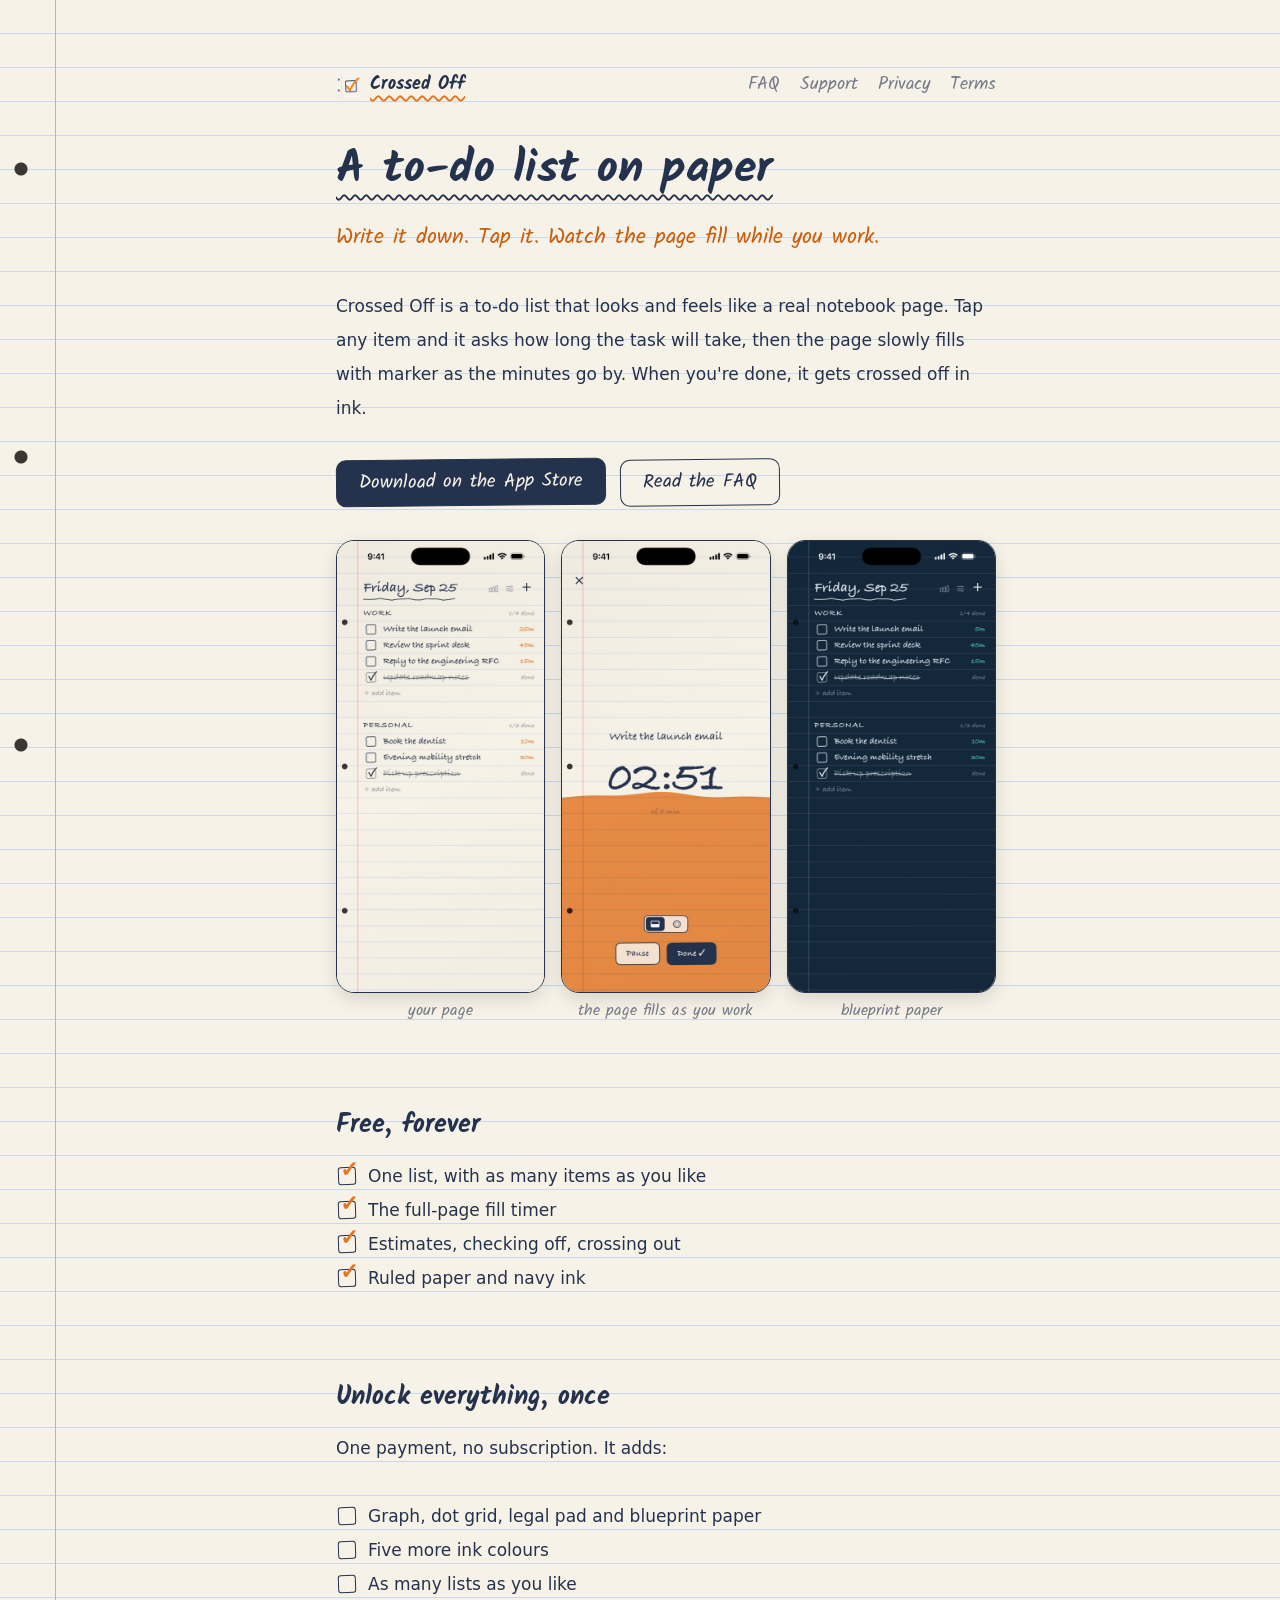
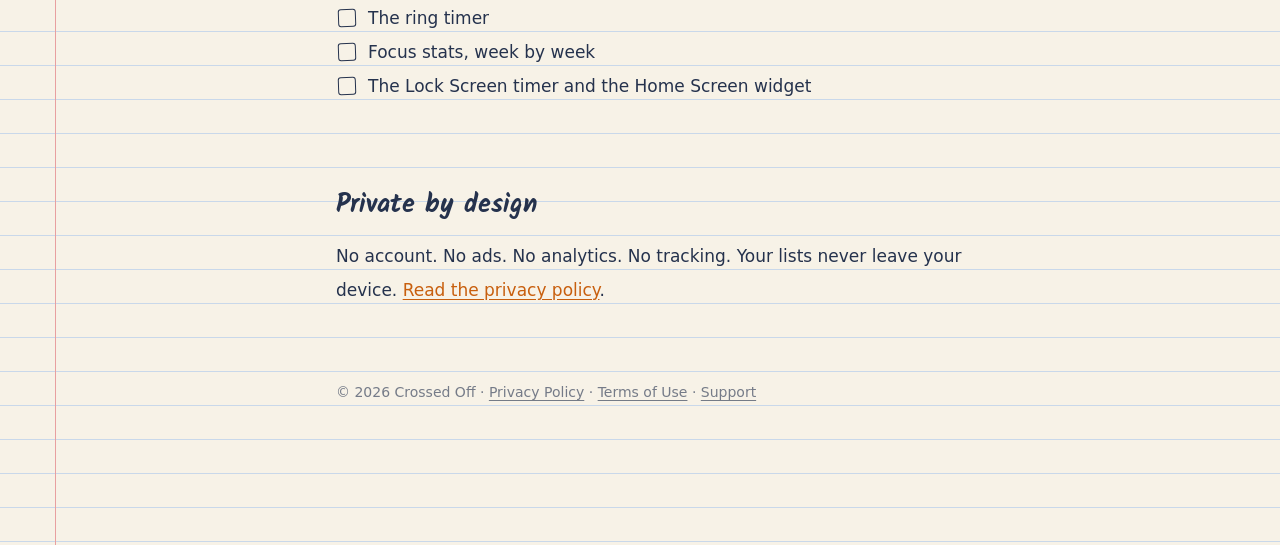
<file: index.html>
<!doctype html>
<html lang="en">
<head>
  <meta charset="utf-8">
  <meta name="viewport" content="width=device-width, initial-scale=1">
  <title>Crossed Off</title>
  <meta name="description" content="A to-do list written on paper, with a focus timer that fills the page as you work. One list free forever, one payment to unlock everything.">
  <meta name="color-scheme" content="light dark">
  <link rel="icon" href="assets/icon.png">
  <link rel="apple-touch-icon" href="assets/icon.png">
  <link rel="preconnect" href="https://fonts.googleapis.com">
  <link rel="preconnect" href="https://fonts.gstatic.com" crossorigin>
  <link href="https://fonts.googleapis.com/css2?family=Kalam:wght@400;700&display=swap" rel="stylesheet">
  <link rel="stylesheet" href="style.css">
</head>
<body>
  <main class="page">
    <nav class="top" aria-label="Site">
      <a class="brand" href="./" aria-current="page"><img src="assets/icon.png" alt="">Crossed Off</a>
      <a href="faq.html">FAQ</a>
      <a href="support.html">Support</a>
      <a href="privacy.html">Privacy</a>
      <a href="terms.html">Terms</a>
    </nav>

    <h1>A to-do list on paper</h1>
    <p class="lede">Write it down. Tap it. Watch the page fill while you work.</p>

    <p>Crossed Off is a to-do list that looks and feels like a real notebook page. Tap any item and it asks how long the task will take, then the page slowly fills with marker as the minutes go by. When you're done, it gets crossed off in ink.</p>

    <div class="actions">
      <a class="btn" href="https://apps.apple.com/app/idYOUR_APP_ID">Download on the App Store</a>
      <a class="btn ghost" href="faq.html">Read the FAQ</a>
    </div>

    <div class="shots">
      <figure><img src="assets/01-your-page.jpg" alt="A ruled notebook page with a Work list and a Personal list, some items crossed off" width="506" height="1100" loading="lazy"><figcaption>your page</figcaption></figure>
      <figure><img src="assets/02-fill-timer.jpg" alt="A focus timer at 2 minutes 51 seconds with orange marker filling the bottom half of the page" width="506" height="1100" loading="lazy"><figcaption>the page fills as you work</figcaption></figure>
      <figure><img src="assets/06-blueprint-paper.jpg" alt="The same list on dark blue blueprint paper with chalk-white ink" width="506" height="1100" loading="lazy"><figcaption>blueprint paper</figcaption></figure>
    </div>

    <h2>Free, forever</h2>
    <ul class="checks">
      <li class="done">One list, with as many items as you like</li>
      <li class="done">The full-page fill timer</li>
      <li class="done">Estimates, checking off, crossing out</li>
      <li class="done">Ruled paper and navy ink</li>
    </ul>

    <h2>Unlock everything, once</h2>
    <p>One payment, no subscription. It adds:</p>
    <ul class="checks">
      <li>Graph, dot grid, legal pad and blueprint paper</li>
      <li>Five more ink colours</li>
      <li>As many lists as you like</li>
      <li>The ring timer</li>
      <li>Focus stats, week by week</li>
      <li>The Lock Screen timer and the Home Screen widget</li>
    </ul>

    <h2>Private by design</h2>
    <p>No account. No ads. No analytics. No tracking. Your lists never leave your device. <a href="privacy.html">Read the privacy policy</a>.</p>

    <footer>
      <p>© 2026 Crossed Off · <a href="privacy.html">Privacy Policy</a> · <a href="terms.html">Terms of Use</a> · <a href="support.html">Support</a></p>
    </footer>
  </main>
</body>
</html>
</file>
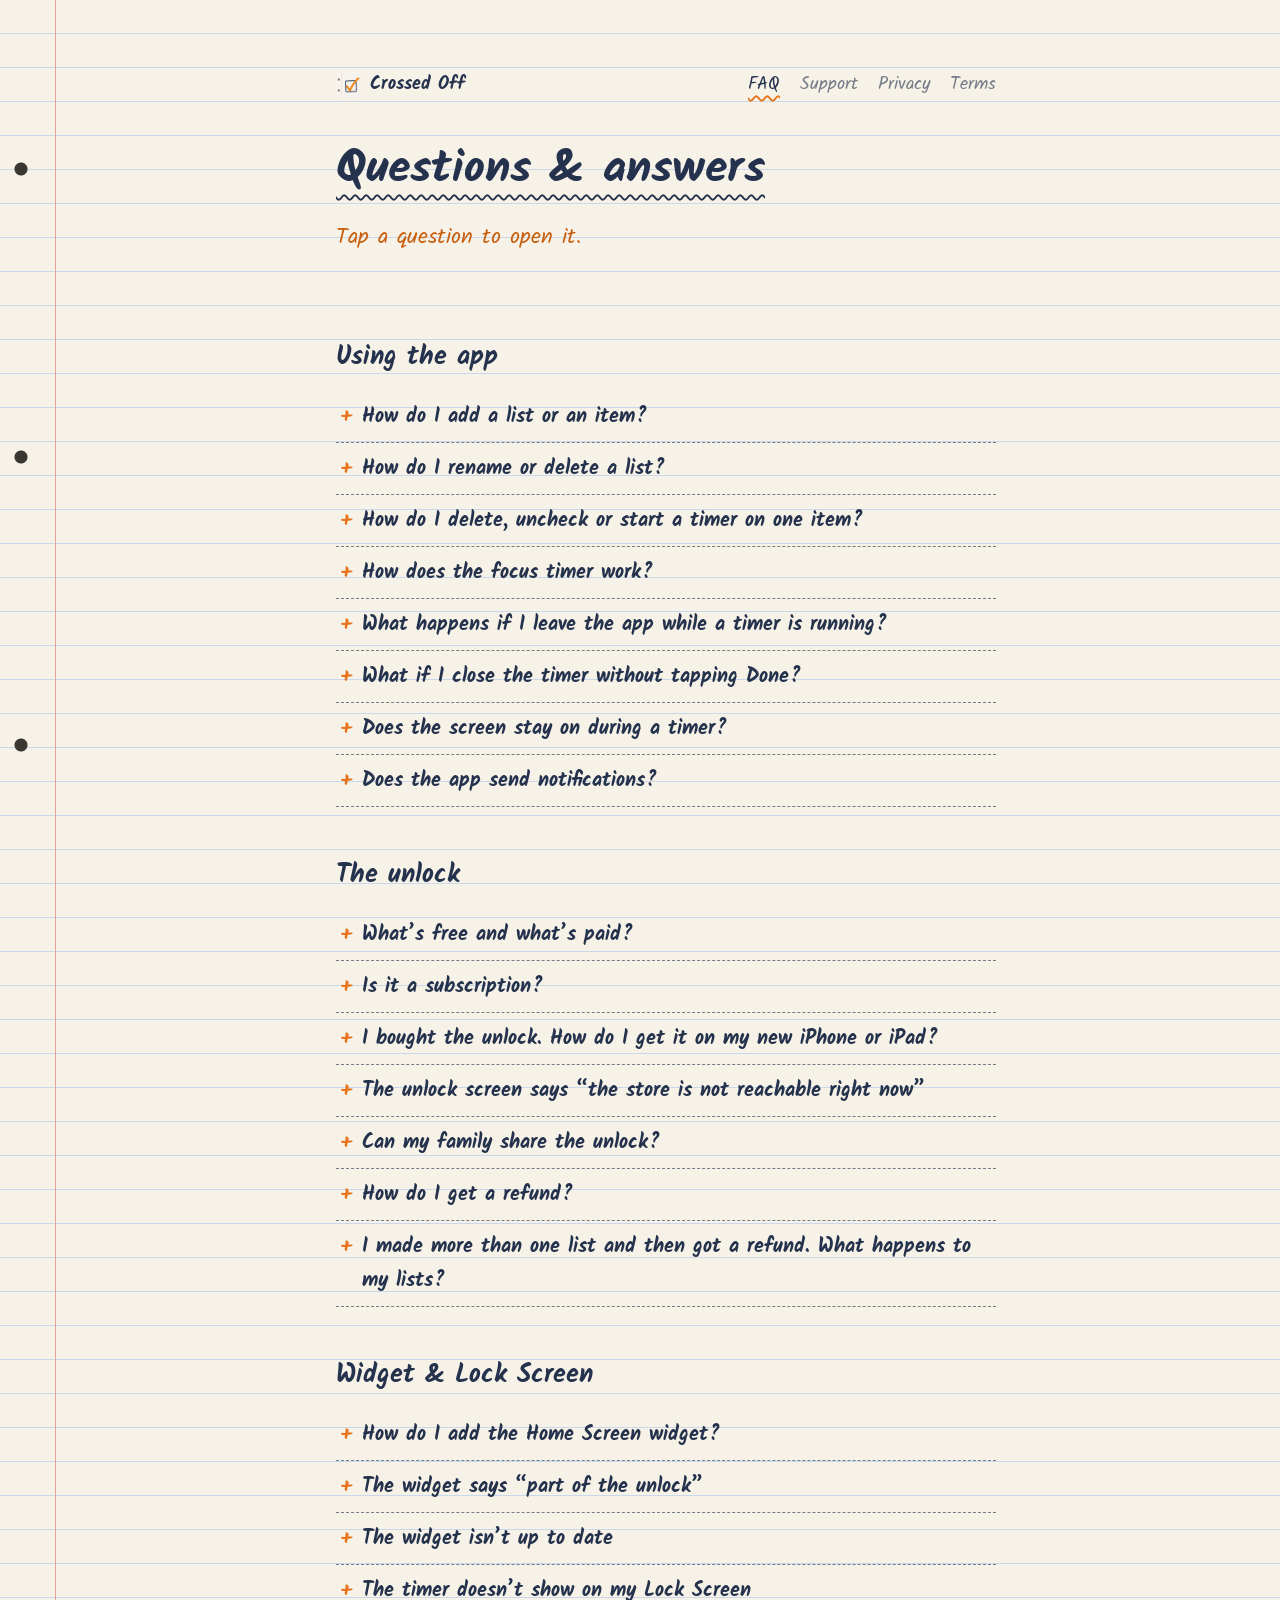
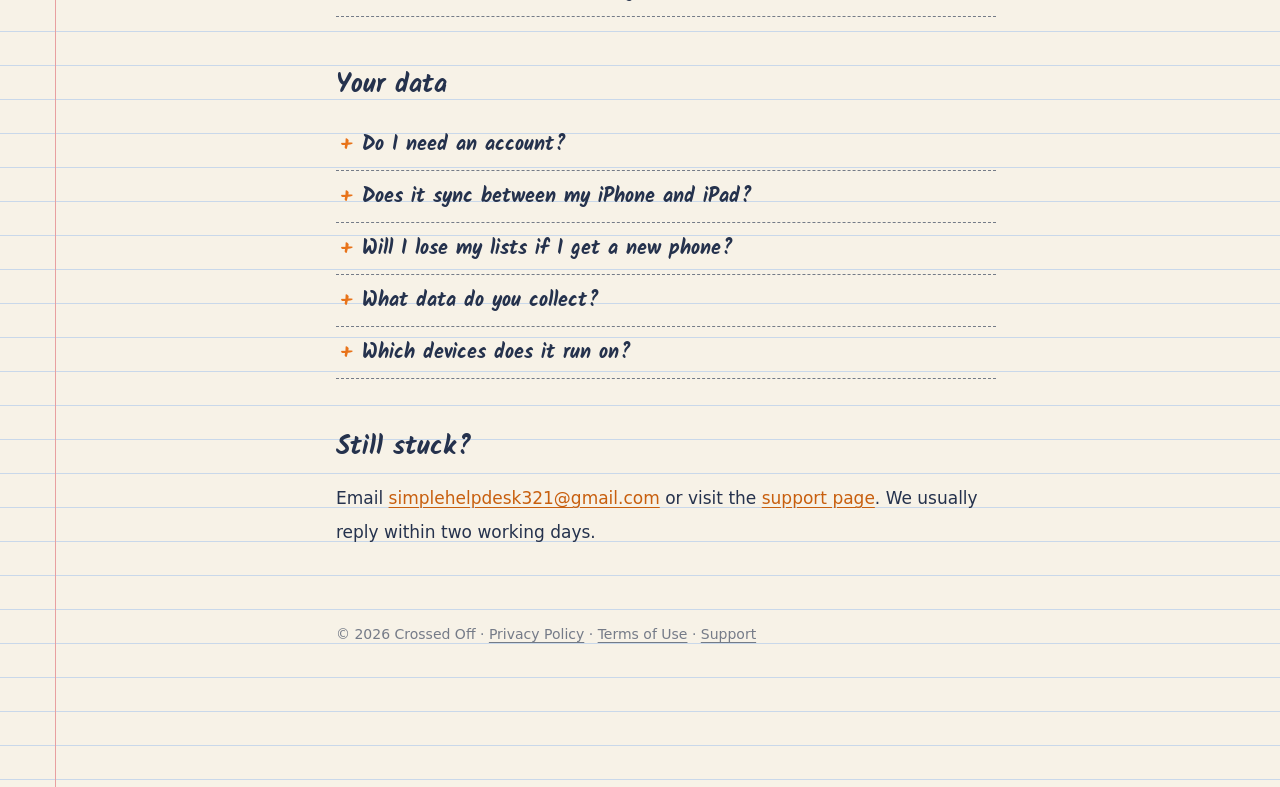
<file: faq.html>
<!doctype html>
<html lang="en">
<head>
  <meta charset="utf-8">
  <meta name="viewport" content="width=device-width, initial-scale=1">
  <title>FAQ · Crossed Off</title>
  <meta name="description" content="Answers to common questions about Crossed Off: the focus timer, lists, the one-time unlock, restoring purchases, the widget and your data.">
  <meta name="color-scheme" content="light dark">
  <link rel="icon" href="assets/icon.png">
  <link rel="preconnect" href="https://fonts.googleapis.com">
  <link rel="preconnect" href="https://fonts.gstatic.com" crossorigin>
  <link href="https://fonts.googleapis.com/css2?family=Kalam:wght@400;700&display=swap" rel="stylesheet">
  <link rel="stylesheet" href="style.css">
</head>
<body>
  <main class="page">
    <nav class="top" aria-label="Site">
      <a class="brand" href="./"><img src="assets/icon.png" alt="">Crossed Off</a>
      <a href="faq.html" aria-current="page">FAQ</a>
      <a href="support.html">Support</a>
      <a href="privacy.html">Privacy</a>
      <a href="terms.html">Terms</a>
    </nav>

    <h1>Questions &amp; answers</h1>
    <p class="lede">Tap a question to open it.</p>

    <h2>Using the app</h2>

    <details>
      <summary>How do I add a list or an item?</summary>
      <div>
        <p>Tap <strong>+</strong> in the top right corner to start a new list and give it a name. To add an item, tap <strong>+ add item</strong> under the list, type, and press Done.</p>
      </div>
    </details>

    <details>
      <summary>How do I rename or delete a list?</summary>
      <div>
        <p>Long-press the list’s name (for example <em>WORK</em>). You’ll get <strong>Rename</strong>, <strong>Uncheck all</strong> and <strong>Delete list</strong>. Deleting a list also deletes the items in it.</p>
      </div>
    </details>

    <details>
      <summary>How do I delete, uncheck or start a timer on one item?</summary>
      <div>
        <p>Long-press the item. You’ll see <strong>Start focus</strong> (or <strong>Uncheck</strong> if it’s already done) and <strong>Delete</strong>. Tapping the little box on the left checks or unchecks an item straight away.</p>
      </div>
    </details>

    <details>
      <summary>How does the focus timer work?</summary>
      <div>
        <p>Tap an item that isn’t done yet. The app asks <em>“How long will this take?”</em>. Pick a time (from 1 to 180 minutes) and tap <strong>Start</strong>. The page slowly fills with marker from the bottom as time passes. Tap <strong>Pause</strong> any time, or <strong>Done ✓</strong> to finish and cross the item off.</p>
        <p>Your estimate is remembered and shown next to the item, so next time the timer starts from it.</p>
      </div>
    </details>

    <details>
      <summary>What happens if I leave the app while a timer is running?</summary>
      <div>
        <p>The timer keeps accurate time. It’s based on the clock, not on the app staying open. When you come back, it shows the right amount of time left. With the unlock, the countdown also stays on your Lock Screen and in the Dynamic Island.</p>
      </div>
    </details>

    <details>
      <summary>What if I close the timer without tapping Done?</summary>
      <div>
        <p>Tap <strong>×</strong> to stop without finishing. The item stays open on your list. If you focused for more than about 20 seconds, the time still counts towards your weekly stats.</p>
      </div>
    </details>

    <details>
      <summary>Does the screen stay on during a timer?</summary>
      <div>
        <p>Yes. While the timer screen is open, the app keeps your screen from dimming and locking. It goes back to normal when you close the timer.</p>
      </div>
    </details>

    <details>
      <summary>Does the app send notifications?</summary>
      <div>
        <p>No. The app doesn’t ask for notification permission. When the timer runs out you’ll feel a light haptic if the app is open, and the Lock Screen timer shows the countdown if you’ve left the app.</p>
      </div>
    </details>

    <h2>The unlock</h2>

    <details>
      <summary>What’s free and what’s paid?</summary>
      <div>
        <p><strong>Free forever:</strong> one list with as many items as you like, the fill timer, estimates, checking off and crossing out, and ruled paper with navy ink.</p>
        <p><strong>Unlock Everything</strong> adds graph, dot grid, legal pad and blueprint paper, five more ink colours, unlimited lists, the ring timer, weekly focus stats, and the Lock Screen timer and Home Screen widget.</p>
      </div>
    </details>

    <details>
      <summary>Is it a subscription?</summary>
      <div>
        <p>No. It’s a single payment. You’ll never be charged again for it.</p>
      </div>
    </details>

    <details>
      <summary>I bought the unlock. How do I get it on my new iPhone or iPad?</summary>
      <div>
        <p>Make sure you’re signed in to the App Store with the same Apple ID you bought it with. Open Crossed Off, tap the <strong>sliders</strong> icon at the top, then tap <strong>restore a previous purchase</strong>. You can also find the restore button at the bottom of the unlock screen.</p>
      </div>
    </details>

    <details>
      <summary>The unlock screen says “the store is not reachable right now”</summary>
      <div>
        <p>The app couldn’t reach the App Store. Check that you’re online, that you’re signed in to the App Store, and that in-app purchases are allowed under Settings › Screen Time › Content &amp; Privacy Restrictions. Then close and reopen the app.</p>
      </div>
    </details>

    <details>
      <summary>Can my family share the unlock?</summary>
      <div>
        <p>Not at the moment. Family Sharing isn’t turned on for this purchase, so each Apple ID needs its own unlock.</p>
      </div>
    </details>

    <details>
      <summary>How do I get a refund?</summary>
      <div>
        <p>All payments go through Apple, so refunds do too. Visit <a href="https://reportaproblem.apple.com">reportaproblem.apple.com</a>, sign in, and pick the purchase. If the refund is approved, the paid papers, inks and features lock again and the app goes back to the free page. Your lists stay put.</p>
      </div>
    </details>

    <details>
      <summary>I made more than one list and then got a refund. What happens to my lists?</summary>
      <div>
        <p>Nothing is deleted. All your lists stay on the page. You just can’t add another one until you unlock again.</p>
      </div>
    </details>

    <h2>Widget &amp; Lock Screen</h2>

    <details>
      <summary>How do I add the Home Screen widget?</summary>
      <div>
        <p>Touch and hold an empty spot on your Home Screen until the icons jiggle, tap <strong>Edit</strong> › <strong>Add Widget</strong>, search for <strong>Crossed Off</strong>, and pick the small, medium or large <em>Today’s page</em> widget. It shows the items you haven’t finished yet.</p>
      </div>
    </details>

    <details>
      <summary>The widget says “part of the unlock”</summary>
      <div>
        <p>The Home Screen widget and the Lock Screen timer come with <strong>Unlock Everything</strong>. Open Crossed Off and unlock, or tap <strong>restore a previous purchase</strong> if you've already bought it. The widget updates as soon as you leave the app.</p>
      </div>
    </details>

    <details>
      <summary>The widget isn’t up to date</summary>
      <div>
        <p>The widget refreshes when you leave the app and about once an hour. Open Crossed Off and go back to the Home Screen to refresh it. The widget always uses ruled paper, whichever paper you pick in the app.</p>
      </div>
    </details>

    <details>
      <summary>The timer doesn’t show on my Lock Screen</summary>
      <div>
        <p>The Lock Screen timer is part of the unlock, so check that first. If you've unlocked, Live Activities might be off. Go to Settings › Crossed Off and turn on <strong>Live Activities</strong>, then start a new timer. The Dynamic Island version needs an iPhone that has one.</p>
      </div>
    </details>

    <h2>Your data</h2>

    <details>
      <summary>Do I need an account?</summary>
      <div>
        <p>No. There’s no sign-up and no login. Open the app and start writing.</p>
      </div>
    </details>

    <details>
      <summary>Does it sync between my iPhone and iPad?</summary>
      <div>
        <p>Not yet. Your lists are stored only on the device you write them on. The unlock works on all your devices, but each device keeps its own page.</p>
      </div>
    </details>

    <details>
      <summary>Will I lose my lists if I get a new phone?</summary>
      <div>
        <p>If you move to a new iPhone using an iCloud Backup, a computer backup, or Quick Start, your lists come across with everything else. If you delete the app or set up the new phone without restoring a backup, they’re gone. We don’t keep a copy anywhere.</p>
      </div>
    </details>

    <details>
      <summary>What data do you collect?</summary>
      <div>
        <p>None. No analytics, no ads, no tracking, no account. The full details are in the <a href="privacy.html">Privacy Policy</a>.</p>
      </div>
    </details>

    <details>
      <summary>Which devices does it run on?</summary>
      <div>
        <p>iPhone and iPad running iOS or iPadOS 26.2 or later.</p>
      </div>
    </details>

    <h2>Still stuck?</h2>
    <p>Email <a href="mailto:simplehelpdesk321@gmail.com">simplehelpdesk321@gmail.com</a> or visit the <a href="support.html">support page</a>. We usually reply within two working days.</p>

    <footer>
      <p>© 2026 Crossed Off · <a href="privacy.html">Privacy Policy</a> · <a href="terms.html">Terms of Use</a> · <a href="support.html">Support</a></p>
    </footer>
  </main>
</body>
</html>
</file>
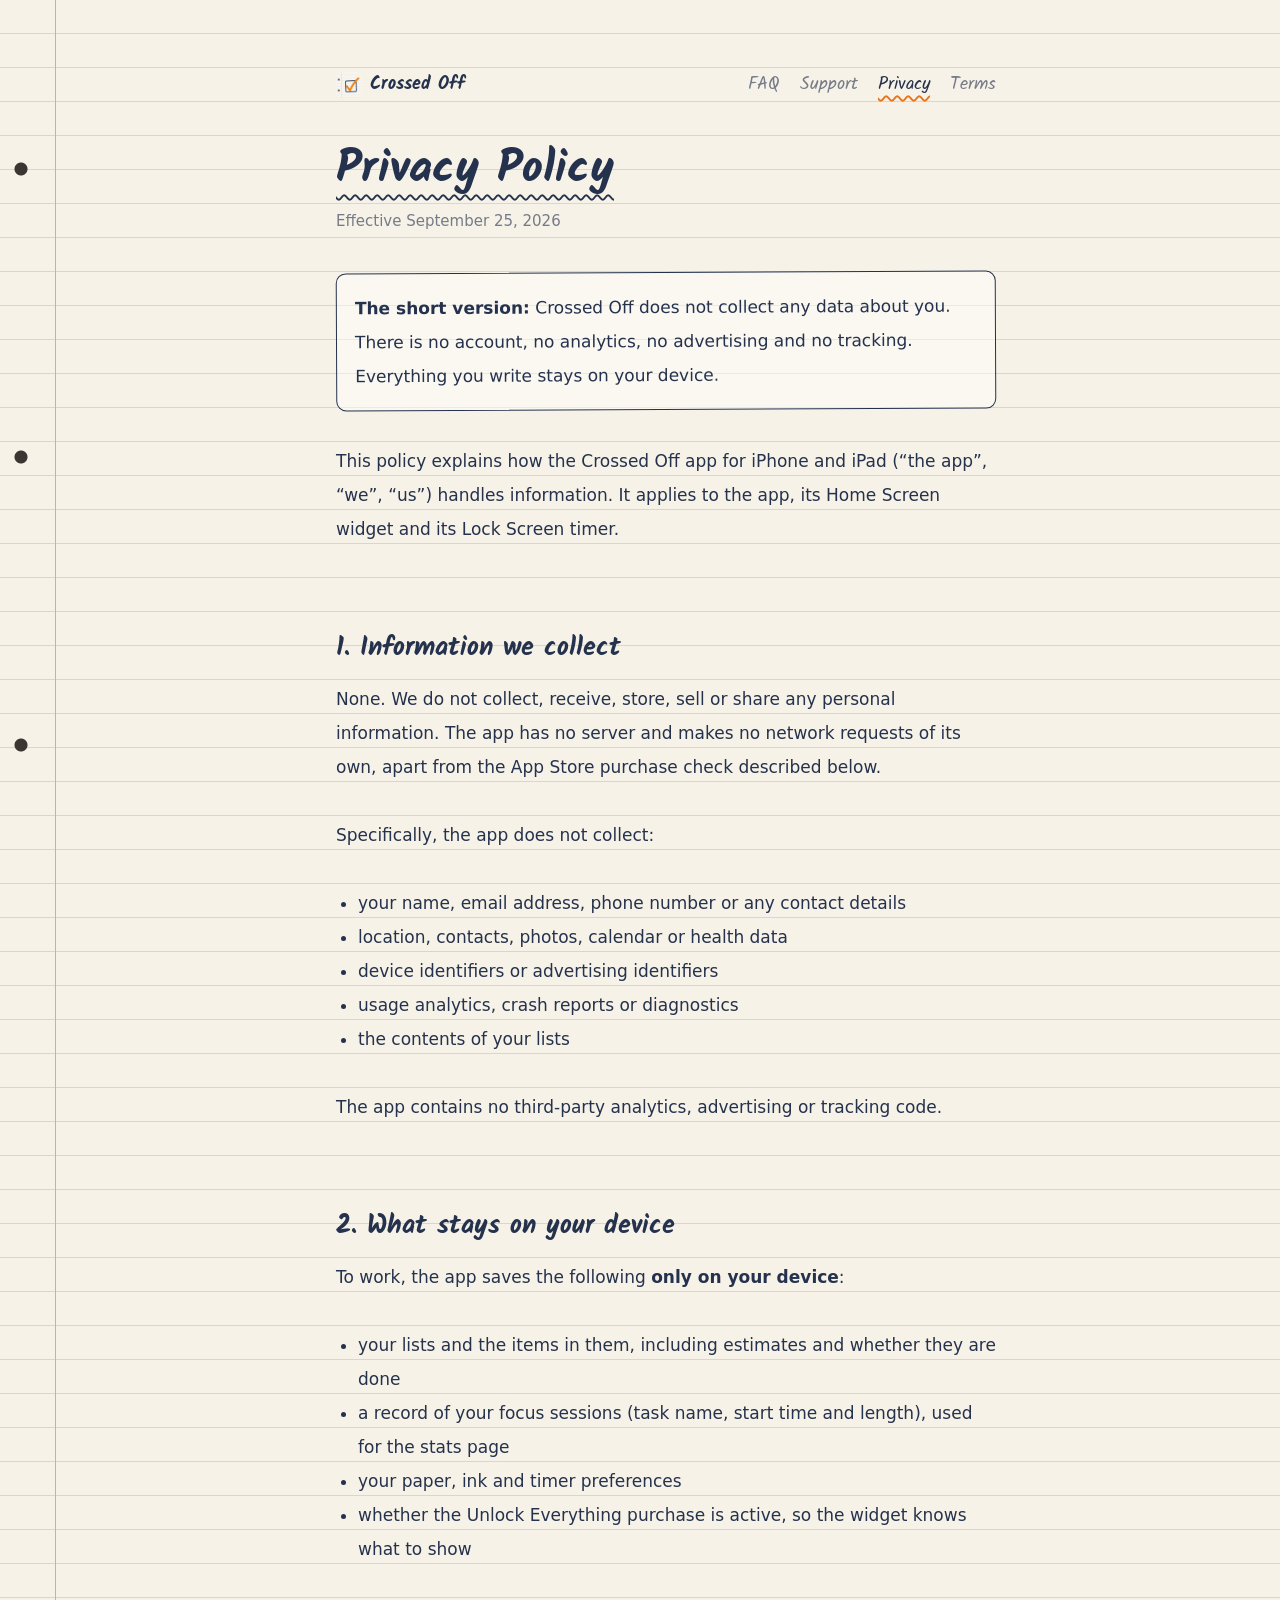
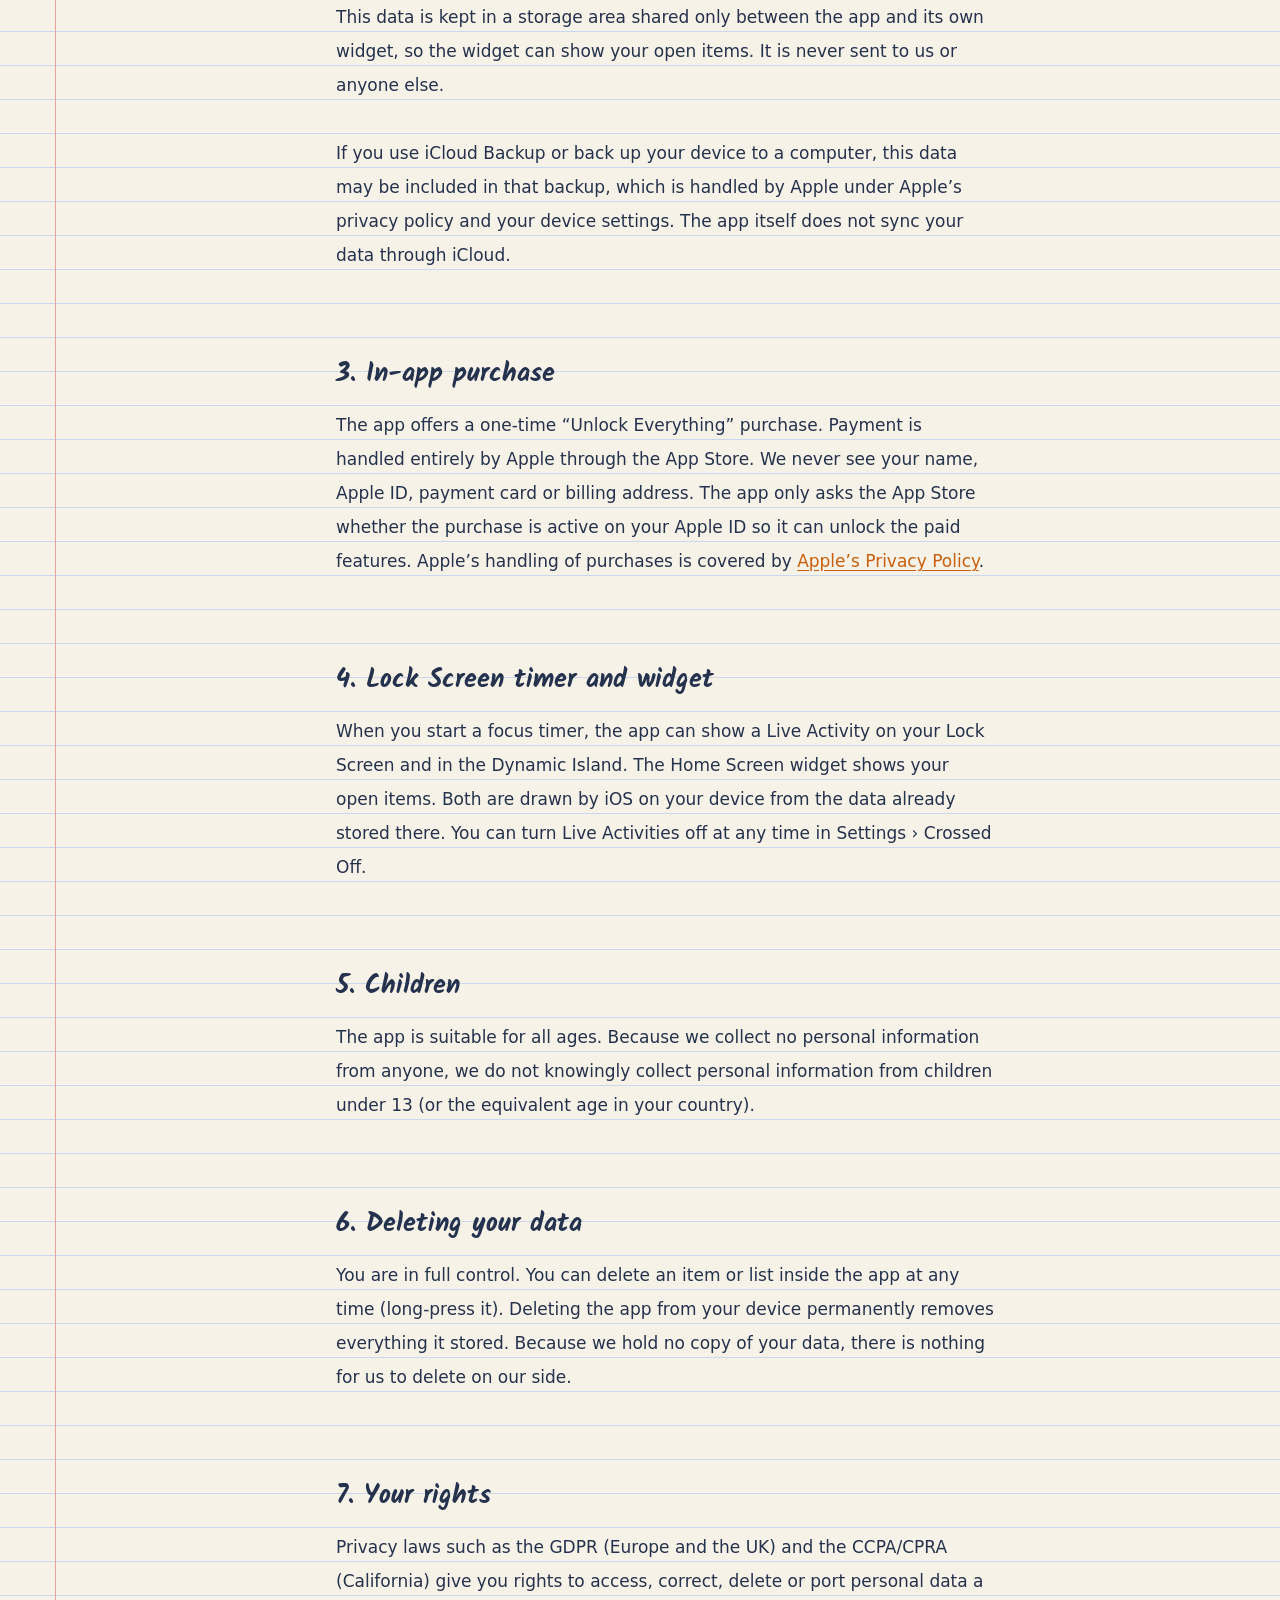
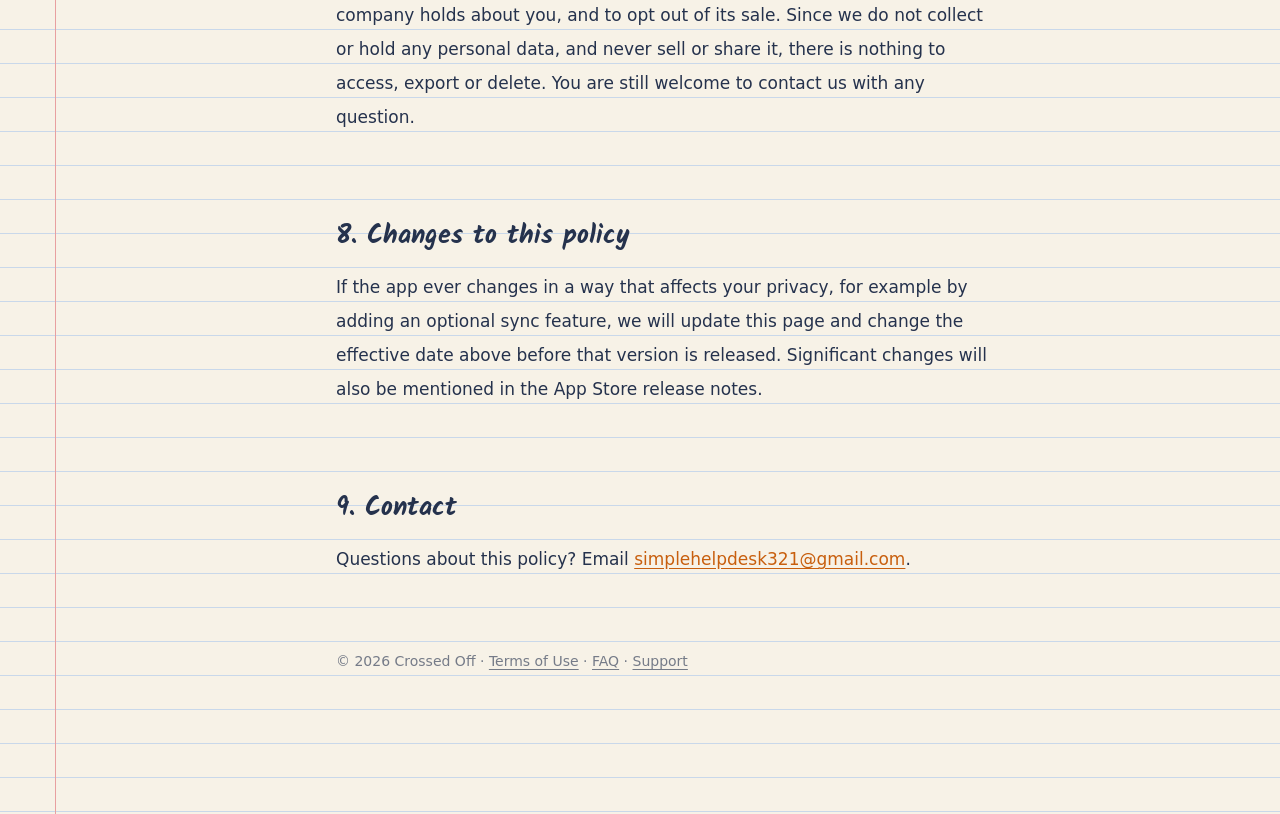
<file: privacy.html>
<!doctype html>
<html lang="en">
<head>
  <meta charset="utf-8">
  <meta name="viewport" content="width=device-width, initial-scale=1">
  <title>Privacy Policy · Crossed Off</title>
  <meta name="description" content="Crossed Off does not collect, store or share any personal data. Everything you write stays on your device.">
  <meta name="color-scheme" content="light dark">
  <link rel="icon" href="assets/icon.png">
  <link rel="preconnect" href="https://fonts.googleapis.com">
  <link rel="preconnect" href="https://fonts.gstatic.com" crossorigin>
  <link href="https://fonts.googleapis.com/css2?family=Kalam:wght@400;700&display=swap" rel="stylesheet">
  <link rel="stylesheet" href="style.css">
</head>
<body>
  <main class="page">
    <nav class="top" aria-label="Site">
      <a class="brand" href="./"><img src="assets/icon.png" alt="">Crossed Off</a>
      <a href="faq.html">FAQ</a>
      <a href="support.html">Support</a>
      <a href="privacy.html" aria-current="page">Privacy</a>
      <a href="terms.html">Terms</a>
    </nav>

    <h1>Privacy Policy</h1>
    <p class="meta">Effective September 25, 2026</p>

    <div class="note">
      <p><strong>The short version:</strong> Crossed Off does not collect any data about you. There is no account, no analytics, no advertising and no tracking. Everything you write stays on your device.</p>
    </div>

    <p>This policy explains how the Crossed Off app for iPhone and iPad (“the app”, “we”, “us”) handles information. It applies to the app, its Home Screen widget and its Lock Screen timer.</p>

    <h2>1. Information we collect</h2>
    <p>None. We do not collect, receive, store, sell or share any personal information. The app has no server and makes no network requests of its own, apart from the App Store purchase check described below.</p>
    <p>Specifically, the app does not collect:</p>
    <ul>
      <li>your name, email address, phone number or any contact details</li>
      <li>location, contacts, photos, calendar or health data</li>
      <li>device identifiers or advertising identifiers</li>
      <li>usage analytics, crash reports or diagnostics</li>
      <li>the contents of your lists</li>
    </ul>
    <p>The app contains no third-party analytics, advertising or tracking code.</p>

    <h2>2. What stays on your device</h2>
    <p>To work, the app saves the following <strong>only on your device</strong>:</p>
    <ul>
      <li>your lists and the items in them, including estimates and whether they are done</li>
      <li>a record of your focus sessions (task name, start time and length), used for the stats page</li>
      <li>your paper, ink and timer preferences</li>
      <li>whether the Unlock Everything purchase is active, so the widget knows what to show</li>
    </ul>
    <p>This data is kept in a storage area shared only between the app and its own widget, so the widget can show your open items. It is never sent to us or anyone else.</p>
    <p>If you use iCloud Backup or back up your device to a computer, this data may be included in that backup, which is handled by Apple under Apple’s privacy policy and your device settings. The app itself does not sync your data through iCloud.</p>

    <h2>3. In-app purchase</h2>
    <p>The app offers a one-time “Unlock Everything” purchase. Payment is handled entirely by Apple through the App Store. We never see your name, Apple ID, payment card or billing address. The app only asks the App Store whether the purchase is active on your Apple ID so it can unlock the paid features. Apple’s handling of purchases is covered by <a href="https://www.apple.com/legal/privacy/">Apple’s Privacy Policy</a>.</p>

    <h2>4. Lock Screen timer and widget</h2>
    <p>When you start a focus timer, the app can show a Live Activity on your Lock Screen and in the Dynamic Island. The Home Screen widget shows your open items. Both are drawn by iOS on your device from the data already stored there. You can turn Live Activities off at any time in Settings › Crossed Off.</p>

    <h2>5. Children</h2>
    <p>The app is suitable for all ages. Because we collect no personal information from anyone, we do not knowingly collect personal information from children under 13 (or the equivalent age in your country).</p>

    <h2>6. Deleting your data</h2>
    <p>You are in full control. You can delete an item or list inside the app at any time (long-press it). Deleting the app from your device permanently removes everything it stored. Because we hold no copy of your data, there is nothing for us to delete on our side.</p>

    <h2>7. Your rights</h2>
    <p>Privacy laws such as the GDPR (Europe and the UK) and the CCPA/CPRA (California) give you rights to access, correct, delete or port personal data a company holds about you, and to opt out of its sale. Since we do not collect or hold any personal data, and never sell or share it, there is nothing to access, export or delete. You are still welcome to contact us with any question.</p>

    <h2>8. Changes to this policy</h2>
    <p>If the app ever changes in a way that affects your privacy, for example by adding an optional sync feature, we will update this page and change the effective date above before that version is released. Significant changes will also be mentioned in the App Store release notes.</p>

    <h2>9. Contact</h2>
    <p>Questions about this policy? Email <a href="mailto:simplehelpdesk321@gmail.com">simplehelpdesk321@gmail.com</a>.</p>

    <footer>
      <p>© 2026 Crossed Off · <a href="terms.html">Terms of Use</a> · <a href="faq.html">FAQ</a> · <a href="support.html">Support</a></p>
    </footer>
  </main>
</body>
</html>
</file>
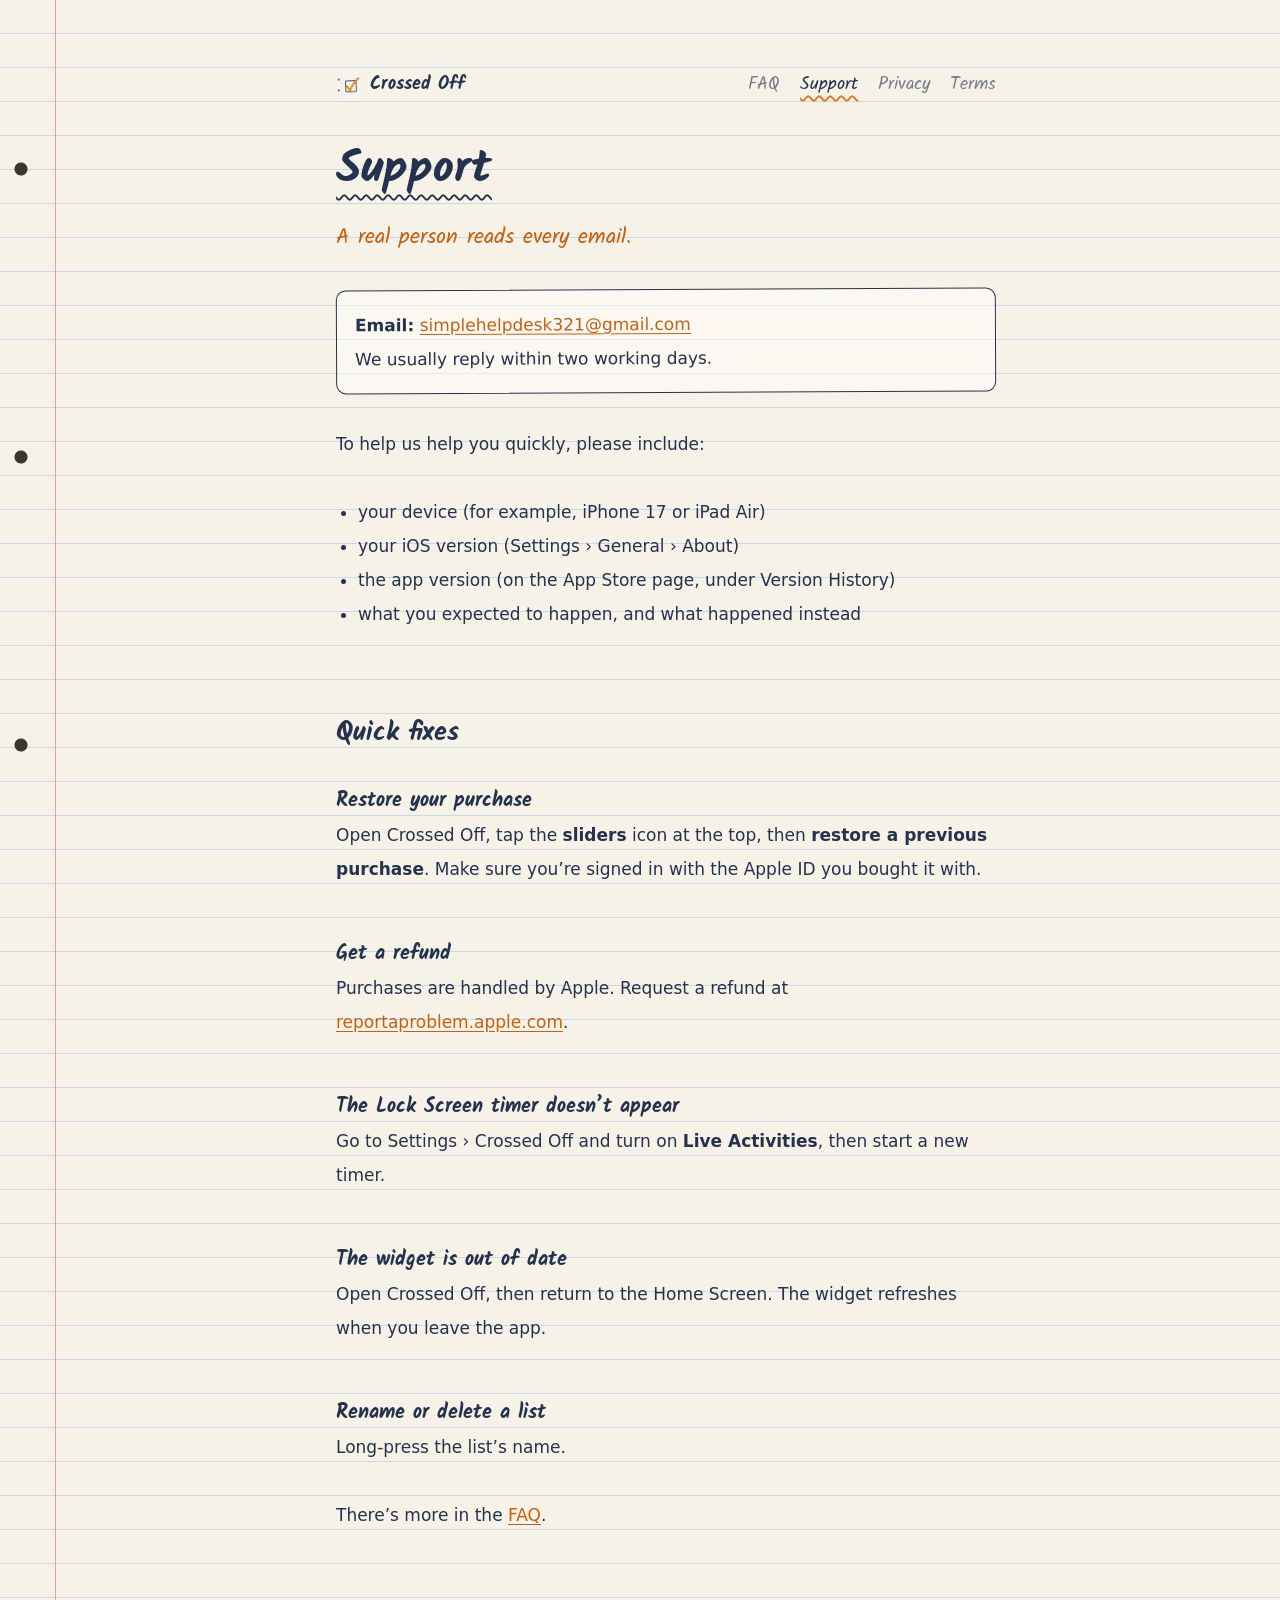
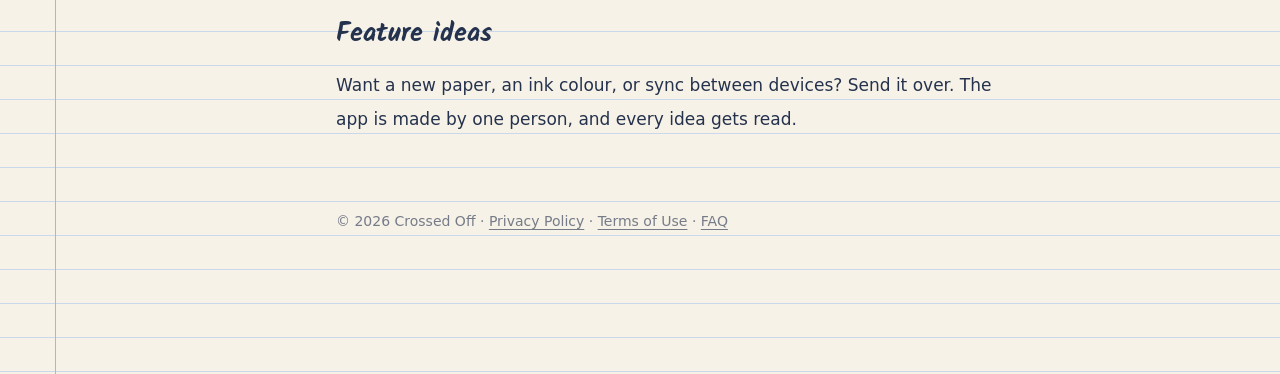
<file: support.html>
<!doctype html>
<html lang="en">
<head>
  <meta charset="utf-8">
  <meta name="viewport" content="width=device-width, initial-scale=1">
  <title>Support · Crossed Off</title>
  <meta name="description" content="Get help with Crossed Off: contact support, restore your purchase, and fix common problems.">
  <meta name="color-scheme" content="light dark">
  <link rel="icon" href="assets/icon.png">
  <link rel="preconnect" href="https://fonts.googleapis.com">
  <link rel="preconnect" href="https://fonts.gstatic.com" crossorigin>
  <link href="https://fonts.googleapis.com/css2?family=Kalam:wght@400;700&display=swap" rel="stylesheet">
  <link rel="stylesheet" href="style.css">
</head>
<body>
  <main class="page">
    <nav class="top" aria-label="Site">
      <a class="brand" href="./"><img src="assets/icon.png" alt="">Crossed Off</a>
      <a href="faq.html">FAQ</a>
      <a href="support.html" aria-current="page">Support</a>
      <a href="privacy.html">Privacy</a>
      <a href="terms.html">Terms</a>
    </nav>

    <h1>Support</h1>
    <p class="lede">A real person reads every email.</p>

    <div class="note">
      <p><strong>Email:</strong> <a href="mailto:simplehelpdesk321@gmail.com?subject=Crossed%20Off%20support">simplehelpdesk321@gmail.com</a><br>
      We usually reply within two working days.</p>
    </div>

    <p>To help us help you quickly, please include:</p>
    <ul>
      <li>your device (for example, iPhone 17 or iPad Air)</li>
      <li>your iOS version (Settings › General › About)</li>
      <li>the app version (on the App Store page, under Version History)</li>
      <li>what you expected to happen, and what happened instead</li>
    </ul>

    <h2>Quick fixes</h2>

    <h3>Restore your purchase</h3>
    <p>Open Crossed Off, tap the <strong>sliders</strong> icon at the top, then <strong>restore a previous purchase</strong>. Make sure you’re signed in with the Apple ID you bought it with.</p>

    <h3>Get a refund</h3>
    <p>Purchases are handled by Apple. Request a refund at <a href="https://reportaproblem.apple.com">reportaproblem.apple.com</a>.</p>

    <h3>The Lock Screen timer doesn’t appear</h3>
    <p>Go to Settings › Crossed Off and turn on <strong>Live Activities</strong>, then start a new timer.</p>

    <h3>The widget is out of date</h3>
    <p>Open Crossed Off, then return to the Home Screen. The widget refreshes when you leave the app.</p>

    <h3>Rename or delete a list</h3>
    <p>Long-press the list’s name.</p>

    <p>There’s more in the <a href="faq.html">FAQ</a>.</p>

    <h2>Feature ideas</h2>
    <p>Want a new paper, an ink colour, or sync between devices? Send it over. The app is made by one person, and every idea gets read.</p>

    <footer>
      <p>© 2026 Crossed Off · <a href="privacy.html">Privacy Policy</a> · <a href="terms.html">Terms of Use</a> · <a href="faq.html">FAQ</a></p>
    </footer>
  </main>
</body>
</html>
</file>
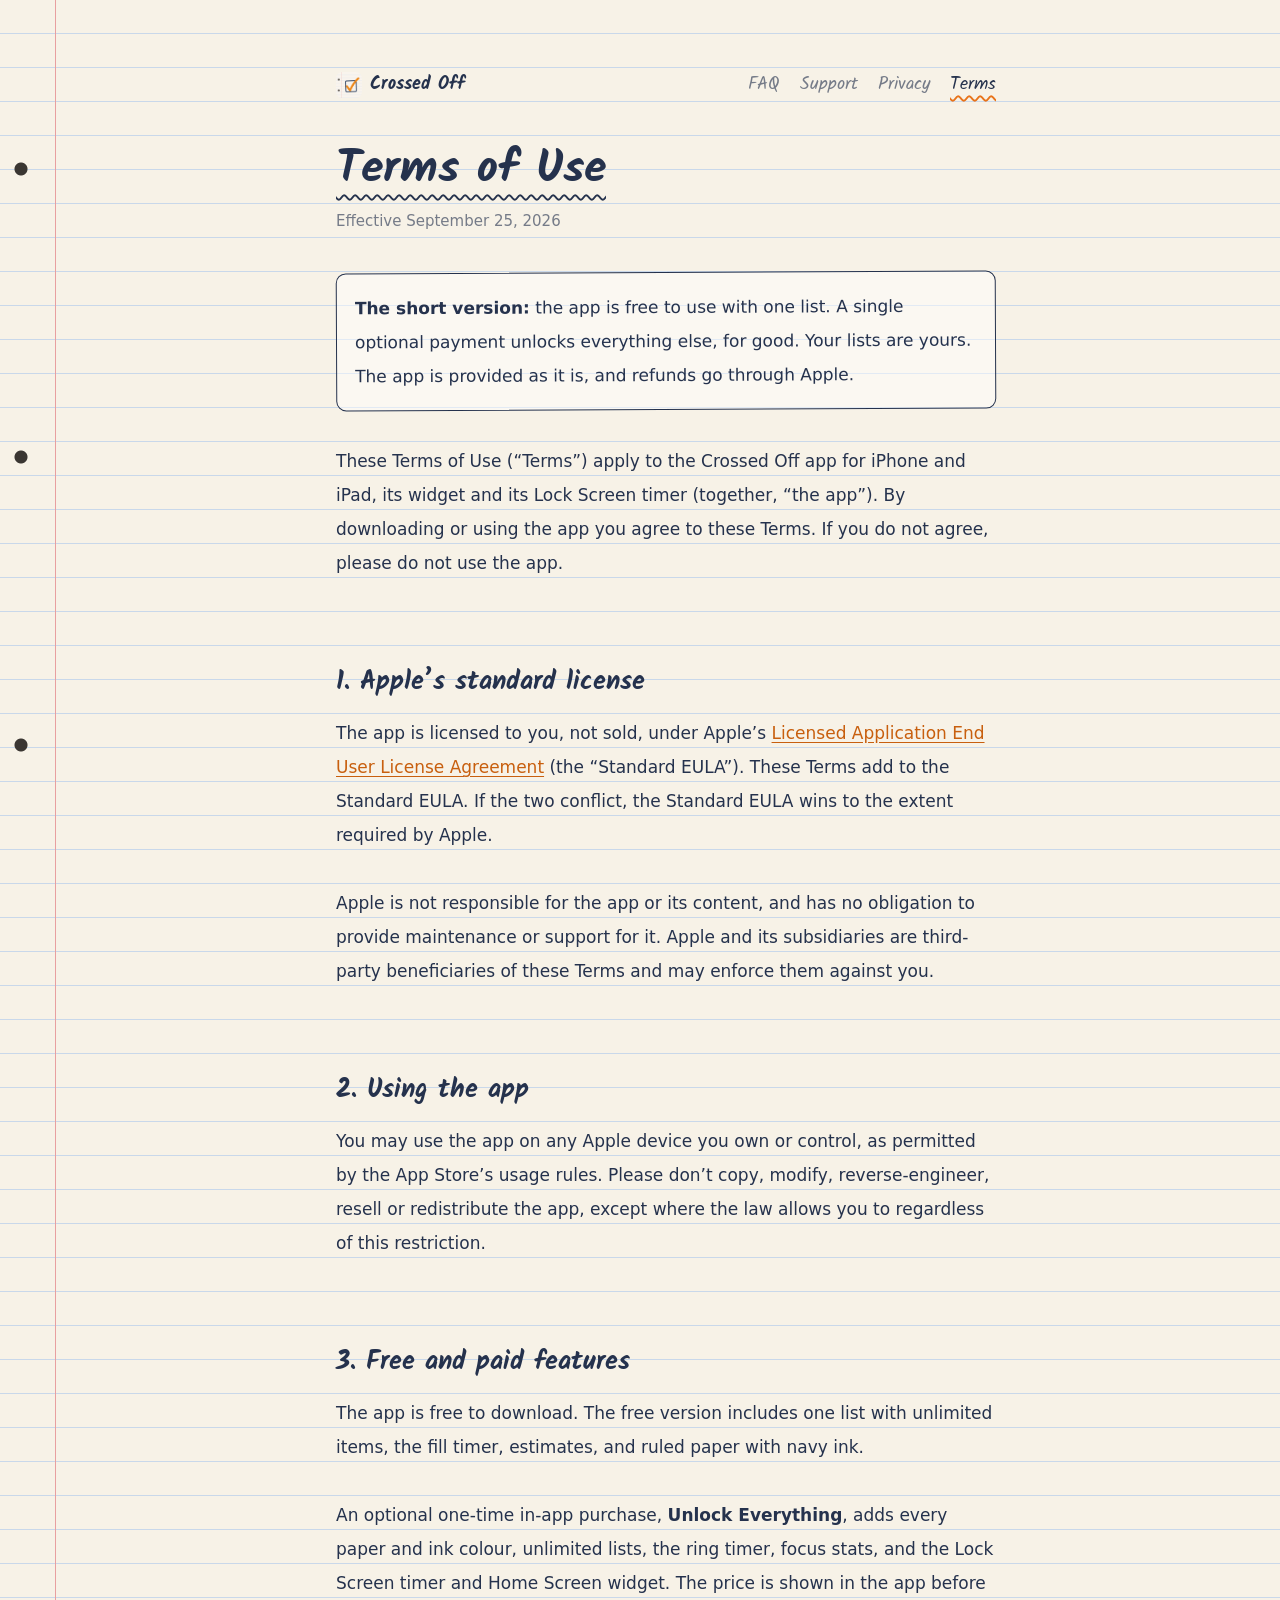
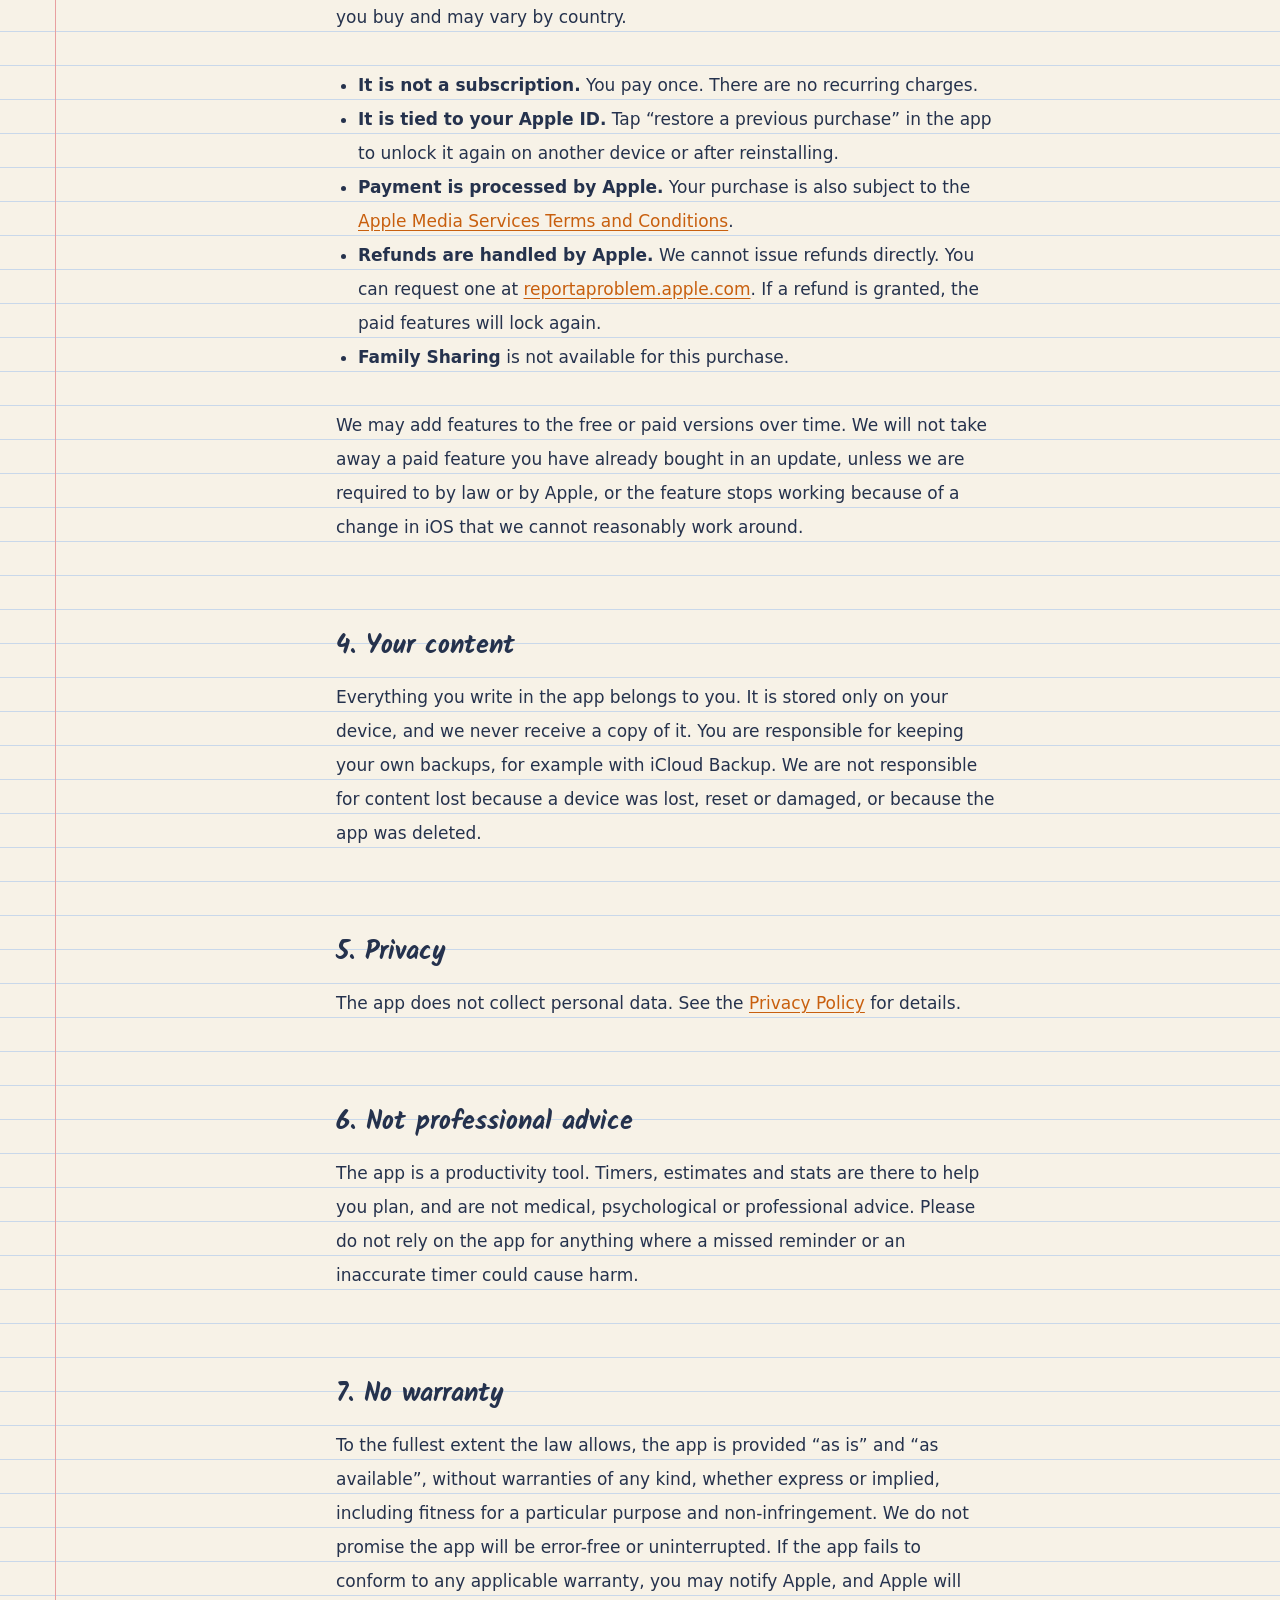
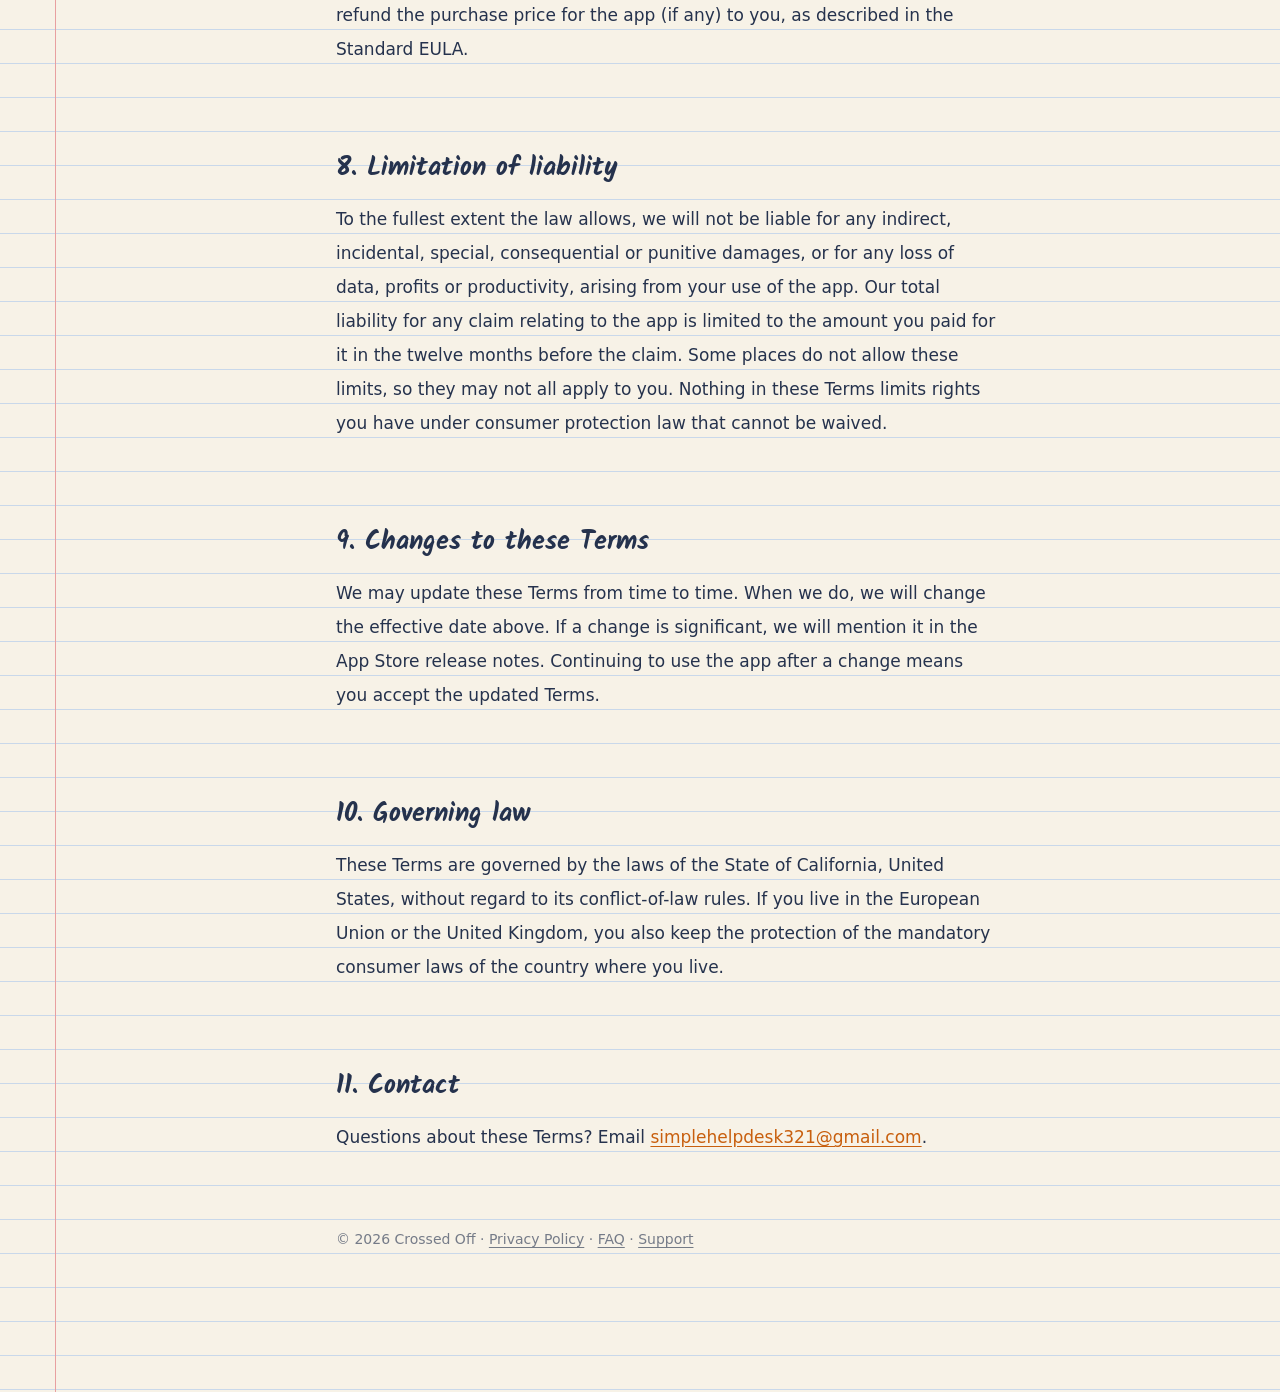
<file: terms.html>
<!doctype html>
<html lang="en">
<head>
  <meta charset="utf-8">
  <meta name="viewport" content="width=device-width, initial-scale=1">
  <title>Terms of Use · Crossed Off</title>
  <meta name="description" content="The terms that apply when you use Crossed Off and its one-time Unlock Everything purchase.">
  <meta name="color-scheme" content="light dark">
  <link rel="icon" href="assets/icon.png">
  <link rel="preconnect" href="https://fonts.googleapis.com">
  <link rel="preconnect" href="https://fonts.gstatic.com" crossorigin>
  <link href="https://fonts.googleapis.com/css2?family=Kalam:wght@400;700&display=swap" rel="stylesheet">
  <link rel="stylesheet" href="style.css">
</head>
<body>
  <main class="page">
    <nav class="top" aria-label="Site">
      <a class="brand" href="./"><img src="assets/icon.png" alt="">Crossed Off</a>
      <a href="faq.html">FAQ</a>
      <a href="support.html">Support</a>
      <a href="privacy.html">Privacy</a>
      <a href="terms.html" aria-current="page">Terms</a>
    </nav>

    <h1>Terms of Use</h1>
    <p class="meta">Effective September 25, 2026</p>

    <div class="note">
      <p><strong>The short version:</strong> the app is free to use with one list. A single optional payment unlocks everything else, for good. Your lists are yours. The app is provided as it is, and refunds go through Apple.</p>
    </div>

    <p>These Terms of Use (“Terms”) apply to the Crossed Off app for iPhone and iPad, its widget and its Lock Screen timer (together, “the app”). By downloading or using the app you agree to these Terms. If you do not agree, please do not use the app.</p>

    <h2>1. Apple’s standard license</h2>
    <p>The app is licensed to you, not sold, under Apple’s <a href="https://www.apple.com/legal/internet-services/itunes/dev/stdeula/">Licensed Application End User License Agreement</a> (the “Standard EULA”). These Terms add to the Standard EULA. If the two conflict, the Standard EULA wins to the extent required by Apple.</p>
    <p>Apple is not responsible for the app or its content, and has no obligation to provide maintenance or support for it. Apple and its subsidiaries are third-party beneficiaries of these Terms and may enforce them against you.</p>

    <h2>2. Using the app</h2>
    <p>You may use the app on any Apple device you own or control, as permitted by the App Store’s usage rules. Please don’t copy, modify, reverse-engineer, resell or redistribute the app, except where the law allows you to regardless of this restriction.</p>

    <h2>3. Free and paid features</h2>
    <p>The app is free to download. The free version includes one list with unlimited items, the fill timer, estimates, and ruled paper with navy ink.</p>
    <p>An optional one-time in-app purchase, <strong>Unlock Everything</strong>, adds every paper and ink colour, unlimited lists, the ring timer, focus stats, and the Lock Screen timer and Home Screen widget. The price is shown in the app before you buy and may vary by country.</p>
    <ul>
      <li><strong>It is not a subscription.</strong> You pay once. There are no recurring charges.</li>
      <li><strong>It is tied to your Apple ID.</strong> Tap “restore a previous purchase” in the app to unlock it again on another device or after reinstalling.</li>
      <li><strong>Payment is processed by Apple.</strong> Your purchase is also subject to the <a href="https://www.apple.com/legal/internet-services/itunes/">Apple Media Services Terms and Conditions</a>.</li>
      <li><strong>Refunds are handled by Apple.</strong> We cannot issue refunds directly. You can request one at <a href="https://reportaproblem.apple.com">reportaproblem.apple.com</a>. If a refund is granted, the paid features will lock again.</li>
      <li><strong>Family Sharing</strong> is not available for this purchase.</li>
    </ul>
    <p>We may add features to the free or paid versions over time. We will not take away a paid feature you have already bought in an update, unless we are required to by law or by Apple, or the feature stops working because of a change in iOS that we cannot reasonably work around.</p>

    <h2>4. Your content</h2>
    <p>Everything you write in the app belongs to you. It is stored only on your device, and we never receive a copy of it. You are responsible for keeping your own backups, for example with iCloud Backup. We are not responsible for content lost because a device was lost, reset or damaged, or because the app was deleted.</p>

    <h2>5. Privacy</h2>
    <p>The app does not collect personal data. See the <a href="privacy.html">Privacy Policy</a> for details.</p>

    <h2>6. Not professional advice</h2>
    <p>The app is a productivity tool. Timers, estimates and stats are there to help you plan, and are not medical, psychological or professional advice. Please do not rely on the app for anything where a missed reminder or an inaccurate timer could cause harm.</p>

    <h2>7. No warranty</h2>
    <p>To the fullest extent the law allows, the app is provided “as is” and “as available”, without warranties of any kind, whether express or implied, including fitness for a particular purpose and non-infringement. We do not promise the app will be error-free or uninterrupted. If the app fails to conform to any applicable warranty, you may notify Apple, and Apple will refund the purchase price for the app (if any) to you, as described in the Standard EULA.</p>

    <h2>8. Limitation of liability</h2>
    <p>To the fullest extent the law allows, we will not be liable for any indirect, incidental, special, consequential or punitive damages, or for any loss of data, profits or productivity, arising from your use of the app. Our total liability for any claim relating to the app is limited to the amount you paid for it in the twelve months before the claim. Some places do not allow these limits, so they may not all apply to you. Nothing in these Terms limits rights you have under consumer protection law that cannot be waived.</p>

    <h2>9. Changes to these Terms</h2>
    <p>We may update these Terms from time to time. When we do, we will change the effective date above. If a change is significant, we will mention it in the App Store release notes. Continuing to use the app after a change means you accept the updated Terms.</p>

    <h2>10. Governing law</h2>
    <p>These Terms are governed by the laws of the State of California, United States, without regard to its conflict-of-law rules. If you live in the European Union or the United Kingdom, you also keep the protection of the mandatory consumer laws of the country where you live.</p>

    <h2>11. Contact</h2>
    <p>Questions about these Terms? Email <a href="mailto:simplehelpdesk321@gmail.com">simplehelpdesk321@gmail.com</a>.</p>

    <footer>
      <p>© 2026 Crossed Off · <a href="privacy.html">Privacy Policy</a> · <a href="faq.html">FAQ</a> · <a href="support.html">Support</a></p>
    </footer>
  </main>
</body>
</html>
</file>
<file: style.css>
/* SimpleToDo — ruled paper, navy ink, orange marker. Mirrors Theme.swift. */

:root {
  --paper: #F7F2E7;
  --rule: #C9D8EA;
  --margin: #E8A0A0;
  --hole: #3A3632;
  --ink: #25324D;
  --ink-faded: rgba(37, 50, 77, 0.62);
  --marker: #C85F0E;          /* a touch darker than the app's #E8731A so body links pass contrast */
  --marker-bright: #E8731A;
  --card: rgba(255, 255, 255, 0.45);
  --line: 34px;
  --margin-x: 56px;
  --hand: "Kalam", "Bradley Hand", "Segoe Print", cursive;
  --body: -apple-system, BlinkMacSystemFont, "Segoe UI", system-ui, sans-serif;
}

/* Blueprint paper for dark mode, like the app's paid page. */
@media (prefers-color-scheme: dark) {
  :root:not([data-theme="light"]) {
    --paper: #14283C;
    --rule: rgba(255, 255, 255, 0.10);
    --margin: rgba(111, 168, 214, 0.5);
    --hole: rgba(0, 0, 0, 0.55);
    --ink: #EAF2FA;
    --ink-faded: rgba(234, 242, 250, 0.66);
    --marker: #4FD1C5;
    --marker-bright: #4FD1C5;
    --card: rgba(255, 255, 255, 0.05);
  }
}
:root[data-theme="dark"] {
  --paper: #14283C;
  --rule: rgba(255, 255, 255, 0.10);
  --margin: rgba(111, 168, 214, 0.5);
  --hole: rgba(0, 0, 0, 0.55);
  --ink: #EAF2FA;
  --ink-faded: rgba(234, 242, 250, 0.66);
  --marker: #4FD1C5;
  --marker-bright: #4FD1C5;
  --card: rgba(255, 255, 255, 0.05);
}

* { box-sizing: border-box; }

html { -webkit-text-size-adjust: 100%; }

body {
  margin: 0;
  color: var(--ink);
  background-color: var(--paper);
  background-image:
    linear-gradient(to right, transparent calc(var(--margin-x) - 1px), var(--margin) calc(var(--margin-x) - 1px), var(--margin) var(--margin-x), transparent var(--margin-x)),
    repeating-linear-gradient(to bottom, transparent 0, transparent calc(var(--line) - 1px), var(--rule) calc(var(--line) - 1px), var(--rule) var(--line));
  background-attachment: local;
  font-family: var(--body);
  font-size: 17px;
  line-height: var(--line);
  min-height: 100vh;
}

/* Punched holes down the left edge. */
body::before {
  content: "";
  position: fixed;
  left: 14px;
  top: 0;
  bottom: 0;
  width: 14px;
  background: radial-gradient(circle at 7px 7px, var(--hole) 6px, transparent 7px) 0 18vh / 14px 32vh repeat-y;
  pointer-events: none;
}

.page {
  max-width: 760px;
  margin: 0 auto;
  padding: calc(var(--line) * 2) 24px calc(var(--line) * 3) calc(var(--margin-x) + 20px);
}

nav.top {
  display: flex;
  flex-wrap: wrap;
  gap: 4px 20px;
  font-family: var(--hand);
  font-size: 18px;
  margin-bottom: var(--line);
}
nav.top a { color: var(--ink-faded); text-decoration: none; }
nav.top a:hover, nav.top a[aria-current="page"] { color: var(--ink); }
nav.top a[aria-current="page"] { text-decoration: underline wavy var(--marker-bright) 1.5px; text-underline-offset: 6px; }
nav.top .brand { color: var(--ink); font-weight: 700; margin-right: auto; display: inline-flex; align-items: center; gap: 8px; }
nav.top .brand img { width: 26px; height: 26px; border-radius: 6px; }

h1, h2, h3 { font-family: var(--hand); font-weight: 700; margin: 0; }
h1 {
  font-size: clamp(34px, 7vw, 46px);
  line-height: calc(var(--line) * 2);
  display: inline-block;
  text-decoration: underline wavy var(--ink) 1.5px;
  text-underline-offset: 12px;
  text-wrap: balance;
}
h2 { font-size: 26px; line-height: calc(var(--line) * 2); padding-top: var(--line); text-wrap: balance; }
h3 { font-size: 20px; line-height: var(--line); padding-top: calc(var(--line) / 2); }

p, ul, ol { margin: 0 0 var(--line); }
ul, ol { padding-left: 22px; }
li { margin: 0; }

.lede { font-family: var(--hand); font-size: 22px; color: var(--marker); margin-top: calc(var(--line) / 2); }
.meta { color: var(--ink-faded); font-size: 15px; }

a { color: var(--marker); text-underline-offset: 3px; }
a:hover { text-decoration-thickness: 2px; }

strong { font-weight: 650; }

.note {
  background: var(--card);
  border: 1.5px solid var(--ink);
  border-radius: 10px;
  padding: calc(var(--line) / 2) 18px;
  margin: 0 0 var(--line);
  transform: rotate(-0.25deg);
}
.note p:last-child { margin-bottom: 0; }

.checks { list-style: none; padding-left: 0; }
.checks li { padding-left: 32px; position: relative; }
.checks li::before {
  content: "";
  position: absolute; left: 2px; top: 8px;
  width: 16px; height: 16px;
  border: 1.6px solid var(--ink);
  border-radius: 3px;
  transform: rotate(-2deg);
}
.checks li.done::after {
  content: "✓";
  position: absolute; left: 4px; top: -4px;
  font-family: var(--hand); font-size: 22px; font-weight: 700; color: var(--marker-bright);
}

.btn {
  display: inline-block;
  font-family: var(--hand);
  font-size: 19px;
  line-height: 1;
  padding: 13px 22px;
  border: 1.6px solid var(--ink);
  border-radius: 10px;
  background: var(--ink);
  color: var(--paper);
  text-decoration: none;
  transform: rotate(-0.6deg);
}
.btn.ghost { background: transparent; color: var(--ink); }
.btn:hover { transform: rotate(0) scale(1.02); }
.actions { display: flex; flex-wrap: wrap; gap: 14px; margin-bottom: var(--line); }

.shots {
  display: grid;
  grid-template-columns: repeat(3, 1fr);
  gap: 16px;
  margin: 0 0 var(--line);
}
.shots figure { margin: 0; }
.shots img {
  width: 100%; height: auto; display: block;
  border-radius: 18px;
  border: 1.5px solid var(--ink);
  box-shadow: 0 6px 18px rgba(0, 0, 0, 0.12);
}
.shots figcaption { font-family: var(--hand); font-size: 16px; text-align: center; color: var(--ink-faded); line-height: 1.5; margin-top: 6px; }

details {
  border-bottom: 1px dashed var(--ink-faded);
  padding: calc(var(--line) / 4) 0;
}
details summary {
  cursor: pointer;
  font-family: var(--hand);
  font-size: 20px;
  font-weight: 700;
  list-style: none;
  padding-left: 26px;
  position: relative;
}
details summary::-webkit-details-marker { display: none; }
details summary::before { content: "+"; position: absolute; left: 4px; color: var(--marker-bright); }
details[open] summary::before { content: "–"; }
details > div { padding: calc(var(--line) / 2) 0 0 26px; }

table { border-collapse: collapse; width: 100%; margin-bottom: var(--line); font-size: 16px; }
th, td { text-align: left; padding: 4px 10px 4px 0; vertical-align: top; border-bottom: 1px solid var(--rule); }
th { font-family: var(--hand); font-size: 18px; }
.table-wrap { overflow-x: auto; }

footer {
  margin-top: calc(var(--line) * 2);
  font-size: 14px;
  color: var(--ink-faded);
}
footer a { color: var(--ink-faded); }

@media (max-width: 640px) {
  :root { --margin-x: 40px; }
  body { font-size: 16px; }
  .page { padding: var(--line) 16px calc(var(--line) * 2) calc(var(--margin-x) + 12px); }
  .shots { grid-template-columns: repeat(2, 1fr); }
  .shots figure:nth-child(3) { display: none; }
  body::before { left: 8px; }
}
</file>
